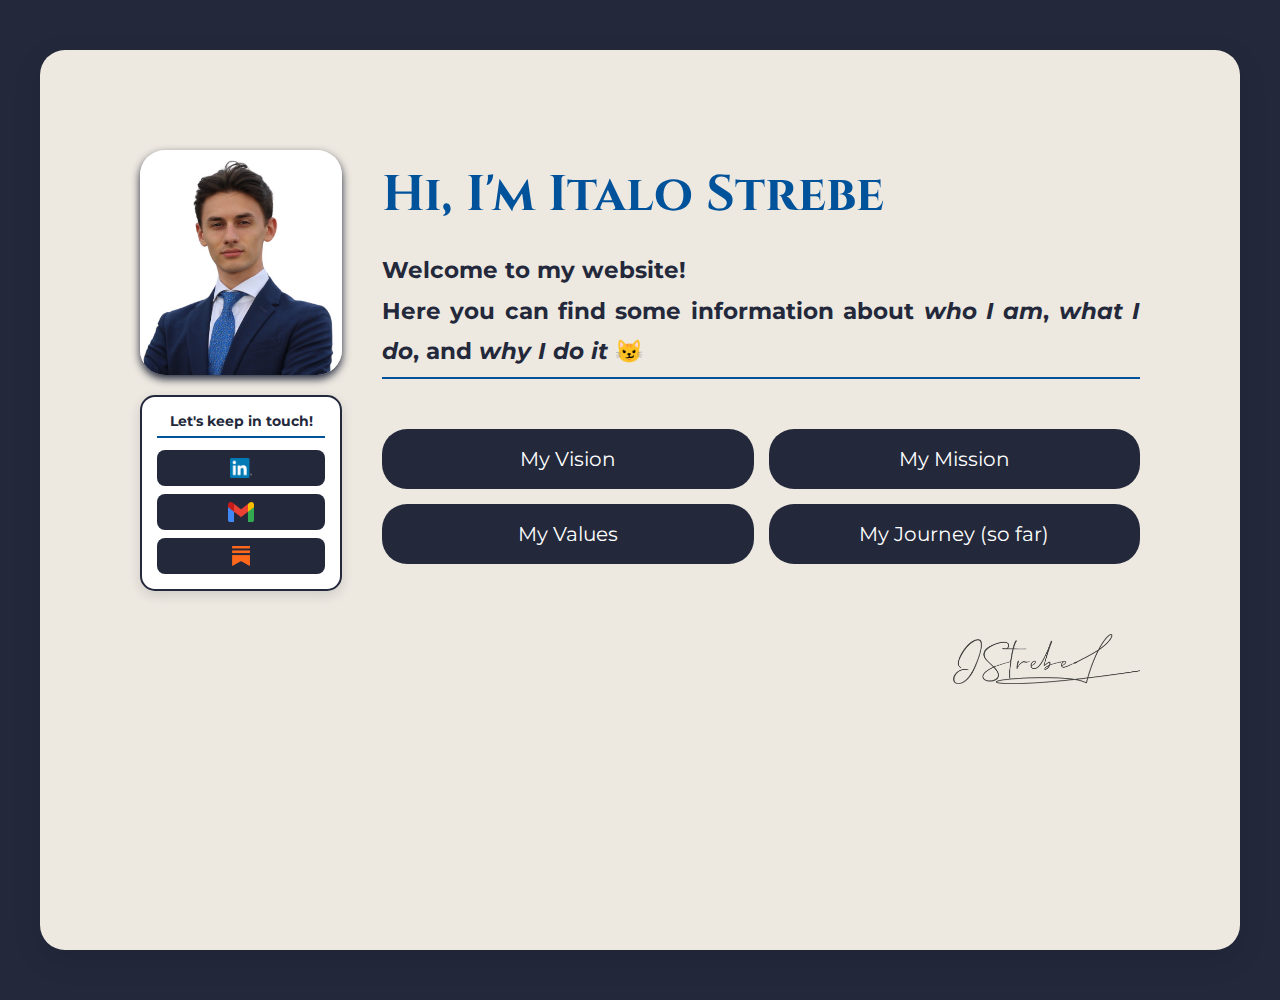
<file: index.html>
<!DOCTYPE html>
<html lang="it">
<head>
    <meta charset="UTF-8">
    <meta name="viewport" content="width=device-width, initial-scale=1.0">
    <title>Italo's blog</title>
    <link rel="stylesheet" href="style.css">
    <link rel="stylesheet" href="https://cdnjs.cloudflare.com/ajax/libs/font-awesome/6.4.0/css/all.min.css">
    <link rel="preconnect" href="https://fonts.googleapis.com">
    <link rel="preconnect" href="https://fonts.gstatic.com" crossorigin>
    <link href="https://fonts.googleapis.com/css2?family=Cinzel:wght@400..900&family=Montserrat:ital,wght@0,100..900;1,100..900&display=swap" rel="stylesheet">
</head>
<body>
    <div id="home" class="pagina attiva">
        <div id="Fotoprofilo">
             <img src="images/profilo.png" id="profilo" class="immagini-pagina-1">
            
            <div class="box-contatti">
                <h3> Let's keep in touch!</h3>
                <ul>
                    <li>
                      <a href="https://www.linkedin.com/in/filippopagotto/" target="_blank">
                        <img src="images/linkedin-logo.png" alt="Substack" style="height: 20px; vertical-align: middle;">
                      </a>
                    </li>
                    <li>
                      <a href="https://mail.google.com/mail/?view=cm&fs=1&to=italostrebe@gmail.com" target="_blank" title="Scrivimi su Gmail">
                        <img src="images/logo-gmail.png" alt="Email" style="height: 20px; vertical-align: middle;">
                      </a>
                    </li>
                    <li>
                      <a href="https://italostrebe.substack.com" target="_blank">
                        <img src="images/logo-substack.png" alt="Substack" style="height: 20px; vertical-align: middle;">
                      </a>
                    </li>
                </ul>
            </div>
        </div>
        
        <div class="testo-principale">
            <div>
                <h1 id="Titolo1">Hi, I'm Italo Strebe</h1>
            </div>
            <div id="Titolo2">
                <h2> 
                    Welcome to my website!
                </h2>
                <h2> 
                    Here you can find some information about <em>who I am</em>, <em>what I do</em>, and <em>why I do it</em> 😼 
                </h2>
            </div>
            <div>
                <p>
                    <div>
                        <ul> 
                            <li> 
                                <span class="evidenziato" onclick="vaiAPagina('My Vision')">My Vision</span> 
                            </li>
                            <li>
                                <span class="evidenziato" onclick="vaiAPagina('My Mission')">My Mission</span>
                            </li>
                            <li>
                                <span class="evidenziato" onclick="vaiAPagina('Values')">My Values</span>
                            </li>
                            <li>
                                <span class="evidenziato" onclick="vaiAPagina('Journey')">My Journey (so far)</span>
                            </li>
                        </ul>
                    </div>
                </p>
            </div>
            <div class="firma-container">
                <img src="images/signature.png" alt="Italo Strebe signature" class="firma">
            </div>
        </div>
    </div>
    <div id="My Vision" class="pagina pagina-definizione vision-page">
        <button class="torna-indietro" onclick="vaiAPagina('home')">← Back to home</button>
        <h1>
            <em>What is my dream?</em>
        </h1>
        <div class="contenuto">
            <p>
                My dream is for every <strong>talented</strong> and <strong>motivated student</strong> to build an academic and <strong> professional path</strong> truly  aligned with their <strong>strengths </strong>. I aim to guide them through their first steps at university with <strong>practical tools</strong>, <strong>critical reflections</strong>, and <strong>authentic experiences</strong>, making knowledge accessible and promoting a culture rooted in merit, conscious commitment, and continuous growth. 
            </p> 
            <p>
                I aspire to create an environment where everyone can express their <strong>full potential</strong> with confidence, dedication, and intellectual curiosity, putting shared experience at the service of <strong>everyone's future</strong>.
            </p>
        </div>
    </div>
    <div id="My Mission" class="pagina pagina-definizione">
        <button class="torna-indietro" onclick="vaiAPagina('home')">← Back to home</button>
        <h1>
            <em>What is my purpose?</em>
        </h1>
        <div class="contenuto">
            <p>
            My mission is to <strong>accompany other students</strong> in their first steps at <strong>university </strong>, offering practical tools, critical reflections, and effective strategies to approach <stong> studies </stong>, <strong>career choices</strong>, and <strong>personal growth </strong> with awareness. Through quality educational content and sharing my direct experiences, I want to <strong> make knowledge </strong> more <strong> accessible </strong> and <strong> promote merit </strong> as a lever for developing one's potential.
            </p>
            <p>
                My goal is to spread a culture of intelligent commitment, authenticity, and responsibility, helping those who follow me to <strong> discover </strong> their <strong> strengths </strong> and <strong>build a path</strong> that is consistent and satisfying with their <strong> aspirations </strong>.
            </p>
            </p>
        </div>
    </div>
    <div id="Values" class="pagina pagina-definizione">
        <button class="torna-indietro" onclick="vaiAPagina('home')">← Back to home</button>
        <h1>
            <em>What do I believe in?</em>
        </h1>
        <div class="contenuto">
            <p>
                My Values are:
                <div>
                    <ul>
                        <li> <strong> Merit and dedication </strong>: success is born from consistent effort and a genuine passion for knowledge 
                        </li>
                        <li>  <strong> Sharing </strong>: personal experience gains real value only when it is put at the service of others 
                        </li>
                        <li> <strong> Continuous growth </strong>: learning is not a destination, but a lifelong process 
                        </li>
                        <li> <strong> Accessibility of knowledge </strong>: every student, regardless of their starting point, should have the opportunity to express their full potential </li>
                        <li> <strong> Authenticity </strong>: lead by example, communicating with honesty, rigor, and intellectual curiosity
                        </li>
                    </ul>
                </div>
            </p>
        </div>
    </div>
    <div id="Journey" class="pagina pagina-definizione">
        <button class="torna-indietro" onclick="vaiAPagina('home')">← Back to home</button>
        <h1>
            <em>What have I done so far?</em>
        </h1>
        <div class="contenuto">
            <p>
                <em>My name is Italo,</em>
            </p>
            <p>
               I was born in Bologna, and I grew up in a house full of books a place where we talked about everything: <strong> philosophy, politics, science, economics </strong>. 
               That's probably where my curiosity came from the desire to understand how ideas turn into actions, and how learning can <strong>truly change people</strong>.
            </p>
            <p>
                After high school, I enrolled at <strong>Bocconi University</strong>, where I studied <strong>Economics and Social Sciences</strong>. At first, it was tough: new rhythms, strong competition, demanding exams. But that's where I learned the value of discipline: waking up early, studying consistently, organizing my time, and never stopping asking questions. I graduated with highest honors, then continued with a master's in <strong>Philosophy and Public Policy at Oxford</strong>, where I discovered how powerful it can be to connect critical thinking with the concreteness of economics.
            </p>
            <p>
                Today, I want to share what I've learned with <strong> students who are just starting out </strong> those who want to give their best, but also live their university journey with <strong>awareness and curiosity</strong>. Through my videos, I share methods, experiences, and reflections to help others build a future that matches their effort and their potential.
            </p>
        </div>
    </div>
    <script>
        function vaiAPagina(idPagina) {
            // Nascondi tutte le pagine
            const pagine = document.querySelectorAll('.pagina');
            pagine.forEach(p => p.classList.remove('attiva'));
            
            // Mostra la pagina richiesta
            document.getElementById(idPagina).classList.add('attiva');
            
            // Scrolla in cima alla pagina
            window.scrollTo(0, 0);
        }
        
        const immagine = document.getElementById('profilo');
        if (idPagina= 'home') {
             immagine.classList.remove('nascosta');
        } 
        else {
         immagine.classList.add('nascosta');
        }
    </script>
</body>
</html>
</file>
<file: style.css>
* {
    margin: 0;
    padding: 0;
    box-sizing: border-box;
}

body {
    font-family: "Montserrat", sans-serif;
    font-optical-sizing: auto;
    font-weight: 400;
    font-style: normal;
    background-color: #23283b;
    color: #23283b;
}

.pagina {
    display: none;
    padding: 40px 20px;
    min-height: 100vh;
}

.pagina.attiva {
    display: flex;
    justify-content: space-between;
    align-items: flex-start;
    gap: 40px;
    background-color: #ede8e0;
    padding: 100px;
    border-radius: 25px;
    box-shadow: 0 10px 30px rgba(0,0,0,.1);
    max-width: 1200px; 
    margin: 50px auto;
}

#pagina1 {
    background-color: #ede8e0;
}

#profilo {
    width: 100%;
    height: auto;
    border-radius: 25px;
    box-shadow: 0 4px 8px #23283b;
}

#Fotoprofilo {
    flex-shrink: 0;
    width: 202px;
    order: 1;
    display: flex;
    flex-direction: column;
    gap: 20px;
}

.immagini-pagina-1 {
    display: block;
}

#profilo.nascosto {
    display: none;
}

.testo-principale {
    flex: 1;
    order: 2;
    line-height: 1.8;
    font-size: 20px;
    color: #23283b;
    display: flex;
    flex-direction: column;
    justify-content: space-between;
}

.evidenziato {
    display: block;
    background-color: #23283b;
    color: #ffffff;
    padding: 12px 24px;
    border-radius: 25px;
    cursor: pointer;
    transition: color 0.3s ease, transform 0.2s ease;
    text-align: center;
}

.evidenziato:hover {
    color: #00529a;
    transform: translateY(-2px);
}

#Titolo1 {
    font-size: 50px;
    font-family: "Cinzel", serif;
    color: #00529a;
    text-align: left;
    margin-bottom: 10px;
}

#Titolo2 {
    font-size: 15px;
    color: #23283b;
    text-align: left;
    margin-bottom: 30px;
    text-align: justify;
}

#Titolo2 h2:last-child {
    display: inline-block;
    border-bottom: 2px solid #00529a;
    padding-bottom: 5px;
}

#imitalostrebe {
    font-family: "Cinzel", serif;
}


.testo-principale ul {
    list-style: none;
    padding: 0;
    margin: 20px 0;
    display: grid;
    grid-template-columns: 1fr 1fr;
    gap: 15px;
}

.testo-principale ul li {
    margin: 0;
}

.firma-container {
    width: 100%;
    display: flex;
    justify-content: flex-end;
    margin-top: 50px;
}

.firma {
    width: 187.5px;
    height: auto;
    opacity: 0.7;
}

.box-contatti {
    background-color: #ffffff;
    border: 2px solid #23283b;
    border-radius: 15px;
    padding: 15px;
    margin-top: 0;
    box-shadow: 0 4px 12px rgba(35, 40, 59, 0.15);
    width: 100%;
    height: auto;
    display: flex;
    flex-direction: column;
}

.box-contatti h3 {
    color: #23283b;
    font-size: 14px;
    margin-bottom: 12px;
    text-align: center;
    border-bottom: 2px solid #00529a;
    padding-bottom: 6px;
}

.box-contatti ul {
    list-style: none;
    padding: 0;
    margin: 0;
    display: flex;
    flex-direction: column;
    gap: 8px;
    flex: 1;
}

.box-contatti ul li {
    margin: 0;
}

.box-contatti a {
    display: block;
    background-color: #23283b;
    color: #ffffff;
    padding: 8px 12px;
    border-radius: 8px;
    text-decoration: none;
    text-align: center;
    transition: all 0.3s ease;
    font-size: 12px;
}

.box-contatti a:hover {
    background-color: #00529a;
    transform: translateY(-2px);
    box-shadow: 0 4px 8px rgba(0, 82, 154, 0.3);
}

.box-contatti a i {
    font-size: 18px;
}

@media screen and (max-width: 768px) {
    .box-contatti {
        padding: 20px;
        margin-top: 20px;
    }
    
    .box-contatti h3 {
        font-size: 18px;
    }
    
    .box-contatti a {
        font-size: 14px;
        padding: 10px 16px;
    }
}

.pagina-definizione {
    background-color: #ede8e0;
    padding: 60px 100px;
    min-height: 100vh;
}

.pagina-definizione.attiva {
    display: flex;
    flex-direction: column;
    align-items: flex-start;
    gap: 5px;
    max-width: 1200px;
    margin: 50px auto;
    border-radius: 25px;
    box-shadow: 0 10px 30px rgba(0,0,0,.1);
}

.torna-indietro {
    align-self: flex-start;
    background-color: #23283b;
    color: #ffffff;
    border: none;
    padding: 12px 24px;
    border-radius: 25px;
    cursor: pointer;
    font-size: 16px;
    transition: all 0.3s ease;
    font-family: "Montserrat", sans-serif;
}

.torna-indietro:hover {
    background-color: #00529a;
    transform: translateY(-2px);
}

.pagina-definizione h1 {
    font-family: "Cinzel", serif;
    font-size: 45px;
    color: #00529a;
    text-align: left;
    margin: 50px 0 0 0;
    width: 100%;
}

.pagina-definizione .contenuto {
    width: 100%;
    max-width: 800px;
    margin-top: 30px;
}

.pagina-definizione .contenuto p {
    color: #23283b;
    font-size: 20px;
    line-height: 1.8;
    text-align: left;
    margin-bottom: 20px;
}

.pagina-definizione .contenuto ul {
    list-style: none;
    padding-left: 0;
    margin-top: 20px;
}

.pagina-definizione .contenuto ul li {
    margin-bottom: 15px;
    padding-left: 20px;
    position: relative;
    font-size: 20px;
}

.pagina-definizione .contenuto ul li::before {
    content: "•";
    color: #00529a;
    font-weight: bold;
    font-size: 24px;
    position: absolute;
    left: 0;
}


@media screen and (max-width: 1200px) {
    .pagina.attiva {
        flex-direction: column;
        padding: 40px;
        align-items: center;
    }
    
    #Fotoprofilo {
        width: 100%;
        max-width: 300px;
        order: 0;
    }
    
    .testo-principale {
        order: 1;
        width: 100%;
    }
    
    .testo-principale ul {
        width: 100%;
    }
}

@media screen and (max-width: 768px) {
    body {
        padding: 0;
        margin: 0;
    }
    
    .pagina.attiva {
        flex-direction: column;
        padding: 20px;
        max-width: 100%;
        width: calc(100% - 20px);
        margin: 10px;
        align-items: center;
        box-sizing: border-box;
    }
    
    #Fotoprofilo {
        width: 100%;
        max-width: 250px;
        display: flex;
        flex-direction: column;
    }
    
    #profilo {
        order: 1;
    }
    
    .box-contatti {
        order: 3;
        margin-top: 30px;
    }
    
    .testo-principale {
        order: 2;
        width: 100%;
        font-size: 16px;
        box-sizing: border-box;
    }
    
    .testo-principale ul {
        grid-template-columns: 1fr;
        width: 100%;
    }
    
    #Titolo1 {
        font-size: 22px;
        word-wrap: break-word;
    }
    
    #Titolo2 {
        font-size: 14px;
        word-wrap: break-word;
    }
    
    #Titolo2 h2 {
        word-wrap: break-word;
    }
    
    .pagina-definizione {
        padding: 30px 20px;
    }
    
    .pagina-definizione.attiva {
        margin: 20px auto;
        padding: 40px 30px;
        gap: 20px;
    }
    
    .pagina-definizione h1 {
        font-size: 28px;
        margin: 20px 0 0 0;
    }
    
    .pagina-definizione .contenuto {
        margin-top: 20px;
    }
    
    .pagina-definizione .contenuto p {
        font-size: 16px;
    }
    
    .firma {
        width: 150px;
    }
}


.montserrat {
    font-family: "Montserrat", sans-serif;
    font-optical-sizing: auto;
    font-style: normal;
}

.cinzel {
    font-family: "Cinzel", serif;
    font-optical-sizing: auto;
    font-style: normal;
}


strong {
    color: #00529a;
}


#My\ Vision h1,
.vision-page h1 {
    margin-top: 20px;
}

#My\ Vision .contenuto,
.vision-page .contenuto {
    margin-top: 20px;
}
</file>
<file: styledefinitivo.css>
* {
    margin: 0;
    padding: 0;
    box-sizing: border-box;
}

body {
    font-family: "Montserrat", sans-serif;
    font-optical-sizing: auto;
    font-weight: 400;
    font-style: normal;
    background-color: #23283b;
    color: #23283b;
}

.pagina {
    display: none;
    padding: 40px 20px;
    min-height: 100vh;
}

.pagina.attiva {
    display: flex;
    justify-content: space-between;
    align-items: flex-start;
    gap: 40px;
    background-color: #ede8e0;
    padding: 100px;
    border-radius: 25px;
    box-shadow: 0 10px 30px rgba(0,0,0,.1);
    max-width: 1200px; 
    margin: 50px auto;
}

#pagina1 {
    background-color: #ede8e0;
}

#profilo {
    width: 100%;
    height: auto;
    border-radius: 25px;
    box-shadow: 0 4px 8px #23283b;
}

#Fotoprofilo {
    flex-shrink: 0;
    width: 202px;
    order: 1;
    display: flex;
    flex-direction: column;
    gap: 20px;
}

.immagini-pagina-1 {
    display: block;
}

#profilo.nascosto {
    display: none;
}

.testo-principale {
    flex: 1;
    order: 2;
    line-height: 1.8;
    font-size: 20px;
    color: #23283b;
    display: flex;
    flex-direction: column;
    justify-content: space-between;
}

.evidenziato {
    display: block;
    background-color: #23283b;
    color: #ffffff;
    padding: 12px 24px;
    border-radius: 25px;
    cursor: pointer;
    transition: color 0.3s ease, transform 0.2s ease;
    text-align: center;
}

.evidenziato:hover {
    color: #00529a;
    transform: translateY(-2px);
}

#Titolo1 {
    font-size: 50px;
    font-family: "Cinzel", serif;
    color: #00529a;
    text-align: left;
    margin-bottom: 10px;
}

#Titolo2 {
    font-size: 15px;
    color: #23283b;
    text-align: left;
    margin-bottom: 30px;
    text-align: justify;
}

#Titolo2 h2:last-child {
    display: inline-block;
    border-bottom: 2px solid #00529a;
    padding-bottom: 5px;
}

#imitalostrebe {
    font-family: "Cinzel", serif;
}


.testo-principale ul {
    list-style: none;
    padding: 0;
    margin: 20px 0;
    display: grid;
    grid-template-columns: 1fr 1fr;
    gap: 15px;
}

.testo-principale ul li {
    margin: 0;
}

.firma-container {
    width: 100%;
    display: flex;
    justify-content: flex-end;
    margin-top: 50px;
}

.firma {
    width: 187.5px;
    height: auto;
    opacity: 0.7;
}

.box-contatti {
    background-color: #ffffff;
    border: 2px solid #23283b;
    border-radius: 15px;
    padding: 15px;
    margin-top: 0;
    box-shadow: 0 4px 12px rgba(35, 40, 59, 0.15);
    width: 100%;
    height: auto;
    display: flex;
    flex-direction: column;
}

.box-contatti h3 {
    color: #23283b;
    font-size: 14px;
    margin-bottom: 12px;
    text-align: center;
    border-bottom: 2px solid #00529a;
    padding-bottom: 6px;
}

.box-contatti ul {
    list-style: none;
    padding: 0;
    margin: 0;
    display: flex;
    flex-direction: column;
    gap: 8px;
    flex: 1;
}

.box-contatti ul li {
    margin: 0;
}

.box-contatti a {
    display: block;
    background-color: #23283b;
    color: #ffffff;
    padding: 8px 12px;
    border-radius: 8px;
    text-decoration: none;
    text-align: center;
    transition: all 0.3s ease;
    font-size: 12px;
}

.box-contatti a:hover {
    background-color: #00529a;
    transform: translateY(-2px);
    box-shadow: 0 4px 8px rgba(0, 82, 154, 0.3);
}

.box-contatti a i {
    font-size: 18px;
}

@media screen and (max-width: 768px) {
    .box-contatti {
        padding: 20px;
        margin-top: 20px;
    }
    
    .box-contatti h3 {
        font-size: 18px;
    }
    
    .box-contatti a {
        font-size: 14px;
        padding: 10px 16px;
    }
}

.pagina-definizione {
    background-color: #ede8e0;
    padding: 60px 100px;
    min-height: 100vh;
}

.pagina-definizione.attiva {
    display: flex;
    flex-direction: column;
    align-items: flex-start;
    gap: 5px;
    max-width: 1200px;
    margin: 50px auto;
    border-radius: 25px;
    box-shadow: 0 10px 30px rgba(0,0,0,.1);
}

.torna-indietro {
    align-self: flex-start;
    background-color: #23283b;
    color: #ffffff;
    border: none;
    padding: 12px 24px;
    border-radius: 25px;
    cursor: pointer;
    font-size: 16px;
    transition: all 0.3s ease;
    font-family: "Montserrat", sans-serif;
}

.torna-indietro:hover {
    background-color: #00529a;
    transform: translateY(-2px);
}

.pagina-definizione h1 {
    font-family: "Cinzel", serif;
    font-size: 45px;
    color: #00529a;
    text-align: left;
    margin: 50px 0 0 0;
    width: 100%;
}

.pagina-definizione .contenuto {
    width: 100%;
    max-width: 800px;
    margin-top: 30px;
}

.pagina-definizione .contenuto p {
    color: #23283b;
    font-size: 20px;
    line-height: 1.8;
    text-align: left;
    margin-bottom: 20px;
}

.pagina-definizione .contenuto ul {
    list-style: none;
    padding-left: 0;
    margin-top: 20px;
}

.pagina-definizione .contenuto ul li {
    margin-bottom: 15px;
    padding-left: 20px;
    position: relative;
    font-size: 20px;
}

.pagina-definizione .contenuto ul li::before {
    content: "•";
    color: #00529a;
    font-weight: bold;
    font-size: 24px;
    position: absolute;
    left: 0;
}


@media screen and (max-width: 1200px) {
    #Fotoprofilo {
        display: none;
    }
    
    .pagina.attiva {
        padding: 50px;
    }
}

@media screen and (max-width: 768px) {
    .pagina.attiva {
        padding: 30px;
        max-width: 100%;
        margin: 20px auto;
    }
    
    .testo-principale {
        font-size: 16px;
    }
    
    #Titolo1 {
        font-size: 22px;
    }
    
    #Titolo2 {
        font-size: 14px;
    }
    
    
    .pagina-definizione {
        padding: 30px 20px;
    }
    
    .pagina-definizione.attiva {
        margin: 20px auto;
        padding: 40px 30px;
    }
    
    .pagina-definizione h1 {
        font-size: 28px;
    }
    
    .pagina-definizione .contenuto p {
        font-size: 16px;
    }
    
    
    .firma {
        width: 150px;
    }
}


.montserrat {
    font-family: "Montserrat", sans-serif;
    font-optical-sizing: auto;
    font-style: normal;
}

.cinzel {
    font-family: "Cinzel", serif;
    font-optical-sizing: auto;
    font-style: normal;
}


strong {
    color: #00529a;
}


#My\ Vision h1,
.vision-page h1 {
    margin-top: 20px;
}

#My\ Vision .contenuto,
.vision-page .contenuto {
    margin-top: -50px;
}
</file>
